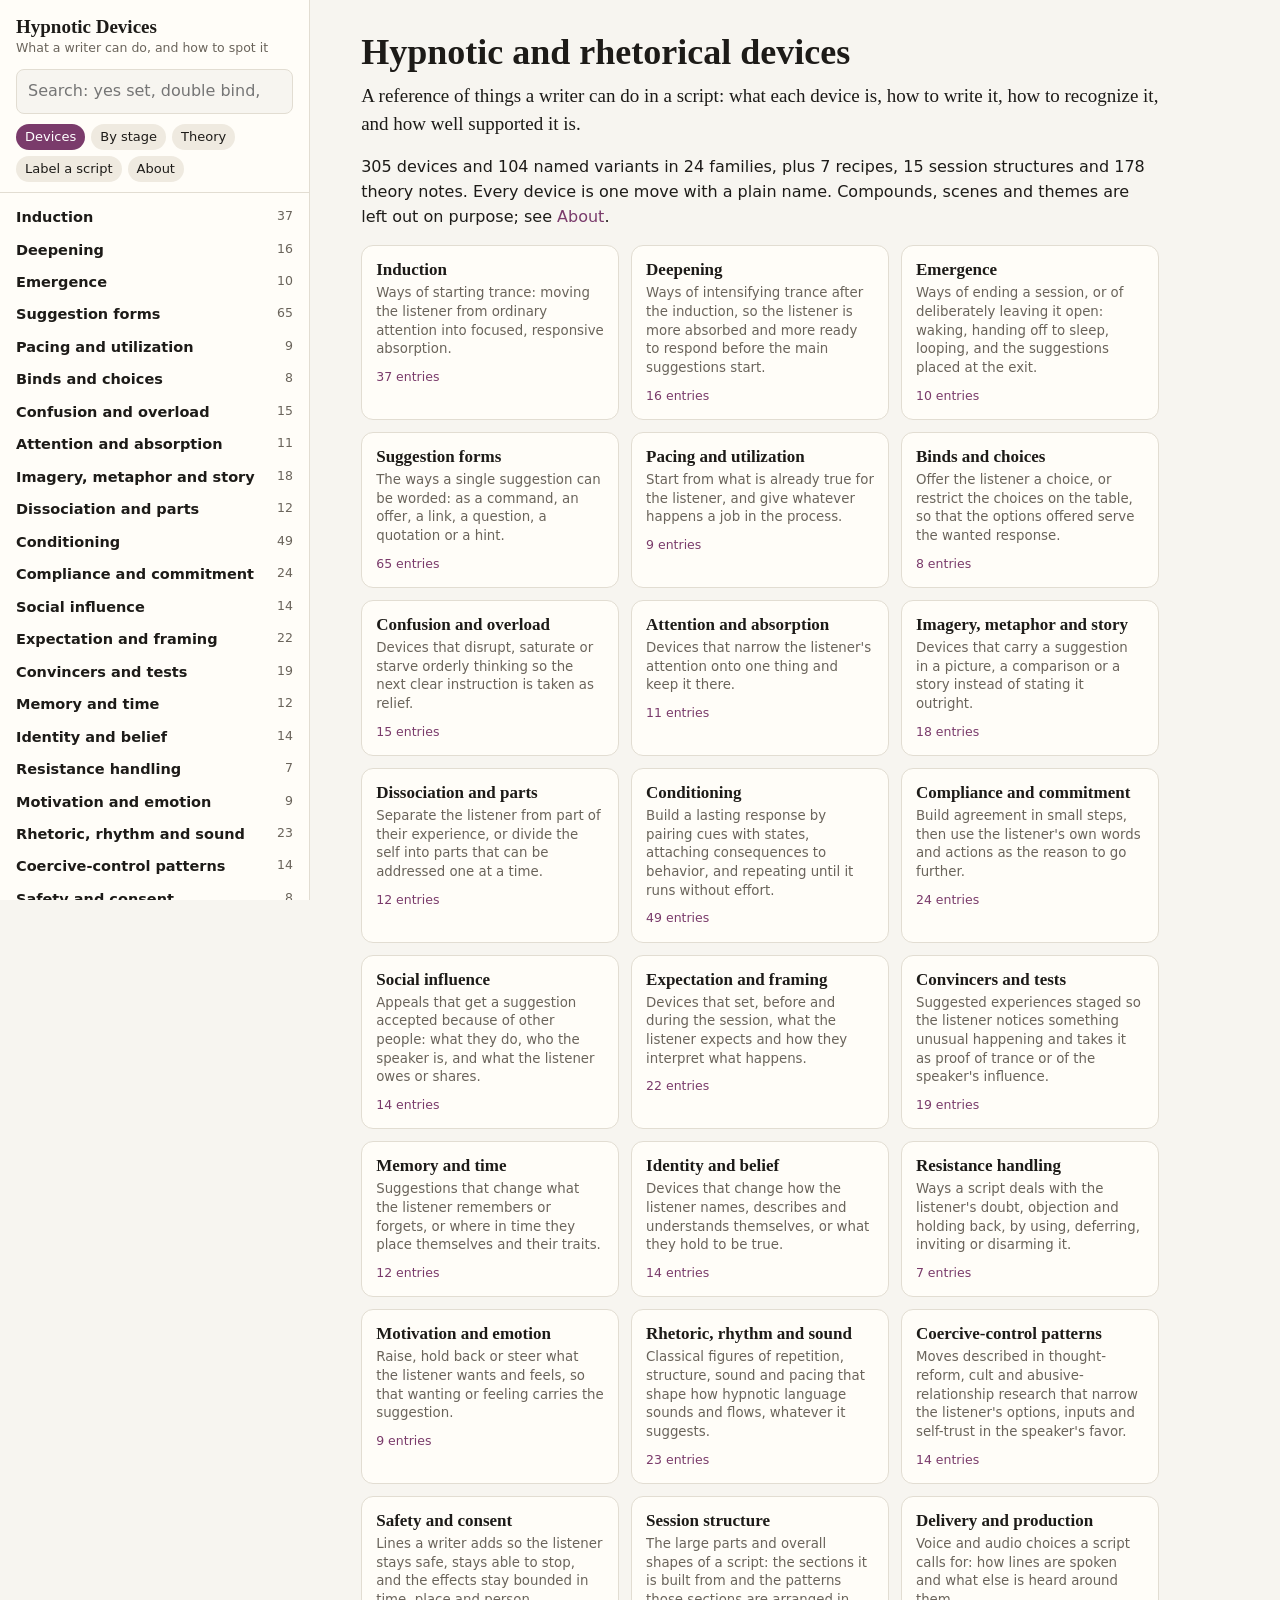
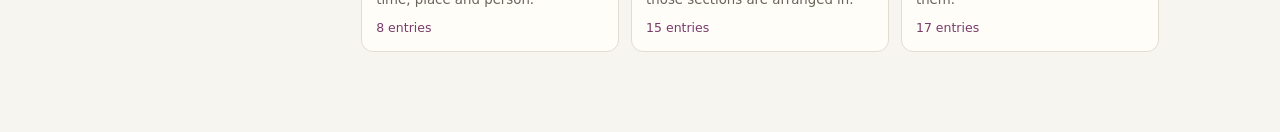
<file: index.html>
<!doctype html>
<html lang="en">
<head>
<meta charset="utf-8">
<meta name="viewport" content="width=device-width, initial-scale=1">
<title>Hypnotic Devices</title>
<meta name="description" content="An encyclopedia of hypnotic and rhetorical devices: what each one is, how to write it, how to spot it.">
<style>
:root{
  --bg:#f7f5f0;--panel:#fffdf8;--ink:#1d1b18;--muted:#6a645b;--line:#e2ddd2;--accent:#7a3b6b;--accent-ink:#fff;
  --chip:#efeae0;--quote:#f1ecdf;--warn:#8a4b12;--warn-bg:#fbf0dc;--good:#2f6b4f;
  --font:ui-sans-serif,system-ui,-apple-system,"Segoe UI",Roboto,sans-serif;--serif:Georgia,"Iowan Old Style","Times New Roman",serif;
}
@media (prefers-color-scheme:dark){:root:not([data-theme="light"]){
  --bg:#17151a;--panel:#1f1c23;--ink:#ece7ee;--muted:#a59daa;--line:#34303a;--accent:#d49ac6;--accent-ink:#1b141a;
  --chip:#2a2630;--quote:#25212b;--warn:#f0c079;--warn-bg:#33291a;--good:#8fd0ae;}}
:root[data-theme="dark"]{
  --bg:#17151a;--panel:#1f1c23;--ink:#ece7ee;--muted:#a59daa;--line:#34303a;--accent:#d49ac6;--accent-ink:#1b141a;
  --chip:#2a2630;--quote:#25212b;--warn:#f0c079;--warn-bg:#33291a;--good:#8fd0ae;}
*{box-sizing:border-box}
html,body{margin:0;height:100%}
body{background:var(--bg);color:var(--ink);font:16px/1.55 var(--font)}
a{color:var(--accent);text-decoration:none}a:hover{text-decoration:underline}
button{font:inherit;color:inherit}
.app{display:grid;grid-template-columns:310px minmax(0,1fr);min-height:100%}
aside{border-right:1px solid var(--line);background:var(--panel);position:sticky;top:0;height:100vh;display:flex;flex-direction:column}
.brand{padding:16px 16px 8px;font:600 19px var(--serif)}
.brand a{color:var(--ink)}
.brand small{display:block;font:400 12.5px var(--font);color:var(--muted);margin-top:2px}
.search{padding:6px 16px 10px}
.search input{width:100%;padding:9px 11px;border:1px solid var(--line);border-radius:8px;background:var(--bg);color:var(--ink);font:inherit}
.search input:focus{outline:2px solid var(--accent);outline-offset:1px}
nav.top{display:flex;flex-wrap:wrap;gap:6px;padding:0 16px 10px;border-bottom:1px solid var(--line)}
nav.top a{font-size:13px;padding:3px 9px;border-radius:999px;background:var(--chip);color:var(--ink)}
nav.top a.on{background:var(--accent);color:var(--accent-ink)}
.tree{overflow:auto;padding:8px 8px 24px;flex:1}
.tree details{margin:0}
.tree summary{cursor:pointer;padding:5px 8px;border-radius:6px;font-weight:600;font-size:14.5px;list-style:none;display:flex;justify-content:space-between;gap:8px}
.tree summary::-webkit-details-marker{display:none}
.tree summary:hover,.tree a.item:hover{background:var(--chip);text-decoration:none}
.tree summary .n{color:var(--muted);font-weight:400;font-size:12.5px}
.tree .kids{margin-left:10px;border-left:1px solid var(--line);padding-left:4px}
.tree a.item{display:block;padding:3px 8px;border-radius:6px;color:var(--ink);font-size:14px}
.tree a.item.v{padding-left:20px;color:var(--muted)}
.tree a.item.on{background:var(--accent);color:var(--accent-ink)}
.hits a{display:block;padding:7px 8px;border-radius:6px;color:var(--ink)}
.hits a:hover{background:var(--chip);text-decoration:none}
.hits small{display:block;color:var(--muted);font-size:12.5px;line-height:1.35}
main{padding:28px clamp(16px,4vw,56px) 80px;max-width:900px;min-width:0}
h1{font:600 clamp(26px,4vw,36px)/1.15 var(--serif);margin:.1em 0 .25em}
h2{font:600 13px var(--font);letter-spacing:.08em;text-transform:uppercase;color:var(--muted);margin:1.9em 0 .5em}
.crumb{font-size:13.5px;color:var(--muted)}
.lead{font:400 19px/1.5 var(--serif);margin:.3em 0 .8em}
.badge{display:inline-block;font-size:12px;padding:2px 9px;border-radius:999px;background:var(--chip);margin-right:6px;vertical-align:middle}
.badge.k{background:var(--accent);color:var(--accent-ink)}
.aka{color:var(--muted);font-size:14.5px}
blockquote{margin:.5em 0;padding:10px 14px;background:var(--quote);border-left:3px solid var(--accent);border-radius:0 8px 8px 0;font:italic 16.5px/1.5 var(--serif)}
.chips{display:flex;flex-wrap:wrap;gap:6px}
.chips span,.chips a{background:var(--chip);border-radius:8px;padding:4px 10px;font-size:14px;color:var(--ink)}
ul.plain{list-style:none;padding:0;margin:0}
ul.plain li{padding:7px 0;border-bottom:1px solid var(--line)}
ul.plain li small{color:var(--muted);display:block}
.note{background:var(--warn-bg);color:var(--warn);padding:10px 14px;border-radius:8px;font-size:15px}
.ev{border:1px solid var(--line);border-radius:10px;padding:12px 14px;background:var(--panel)}
.ev b{text-transform:capitalize}
.cards{display:grid;grid-template-columns:repeat(auto-fill,minmax(240px,1fr));gap:12px}
.card{display:block;border:1px solid var(--line);border-radius:12px;padding:14px;background:var(--panel);color:var(--ink)}
.card:hover{border-color:var(--accent);text-decoration:none}
.card b{font:600 17px var(--serif);display:block}
.card small{color:var(--muted);display:block;margin-top:4px;line-height:1.4}
.card .n{font-size:12.5px;color:var(--accent);margin-top:8px;display:block}
ol.steps li{margin:.4em 0}
details.fold{margin-top:1.5em;color:var(--muted);font-size:14px}
.menu{display:none}
table{border-collapse:collapse;width:100%;font-size:14.5px}
td,th{text-align:left;padding:6px 8px;border-bottom:1px solid var(--line);vertical-align:top}
code{background:var(--chip);padding:1px 5px;border-radius:4px;font-size:.9em}
@media (max-width:820px){
  .app{grid-template-columns:1fr}
  aside{position:fixed;inset:0 auto 0 0;width:min(88vw,330px);z-index:5;transform:translateX(-102%);transition:transform .18s;box-shadow:0 0 40px rgba(0,0,0,.3)}
  aside.open{transform:none}
  .menu{display:inline-block;margin-bottom:12px;padding:7px 12px;border:1px solid var(--line);border-radius:8px;background:var(--panel);cursor:pointer}
  main{padding:16px 16px 60px}
}
</style>
</head>
<body>
<div class="app">
  <aside id="side">
    <div class="brand"><a href="#/">Hypnotic Devices</a><small>What a writer can do, and how to spot it</small></div>
    <div class="search"><input id="q" type="search" placeholder="Search: yes set, double bind, anaphora" autocomplete="off" aria-label="Search devices"></div>
    <nav class="top" id="topnav"></nav>
    <div class="tree" id="tree"></div>
  </aside>
  <main><button class="menu" id="menu">Browse</button><div id="view">Loading.</div></main>
</div>
<script>
"use strict";
const $ = (s, r = document) => r.querySelector(s);
const esc = s => String(s == null ? "" : s).replace(/[&<>"']/g, c => ({"&":"&amp;","<":"&lt;",">":"&gt;",'"':"&quot;","'":"&#39;"}[c]));
const norm = s => String(s || "").toLowerCase().replace(/[^a-z0-9]+/g, " ").trim();
const KIND = {family:"Family", unit:"Device", variant:"Variant", recipe:"Recipe", structure:"Structure", delivery:"Delivery"};
const STAGES = [["pretalk","Pre-talk"],["induction","Induction"],["deepening","Deepening"],["suggestion","Suggestion"],["convincer","Convincer"],["emergence","Emergence"],["post-session","After the session"]];
const GRADE = {
  "experimental":"Experimental: the effect has controlled studies behind it.",
  "clinical-tradition":"Clinical tradition: standard in clinical hypnosis texts; not necessarily tested in isolation.",
  "practitioner-lore":"Practitioner lore: taught in NLP, stage or community practice without independent validation.",
  "rhetorical-tradition":"Rhetorical tradition: a classical figure of style.",
  "contested":"Contested: studied, with mixed or failed replication."};
let D, by = {}, kids = {}, tby = {}, idx = [];

// Published, the data sits next to this page. In the working repo it is in ../dist/.
let BASE = "";
const load = base => fetch(base + "devices.json").then(r => { if (!r.ok) throw new Error(r.status); return r.json(); }).then(d => { BASE = base; return d; });
load("").catch(() => load("../dist/")).then(d => { D = d; init(); }).catch(e => { $("#view").textContent = "Could not load devices.json (" + e.message + "). Reload the page to try again."; });

function init() {
  for (const e of D.entries) { by[e.id] = e; (kids[e.parent || ""] = kids[e.parent || ""] || []).push(e); }
  for (const t of D.theory) tby[t.id] = t;
  for (const e of D.entries) idx.push({e, name: norm(e.name), id: norm(e.id), aka: (e.aliases || []).map(norm), text: norm(e.summary + " " + (e.cues || []).join(" ")), more: norm([e.definition, e.how_to, e.why, (e.evidence || {}).note, ...(e.not_this || []).map(n => n.why)].filter(Boolean).join(" "))});
  for (const t of D.theory) idx.push({t, name: norm(t.name), id: norm(t.id), aka: [], text: norm(t.summary), more: norm([t.claim, t.evidence_note, t.writer_takeaway].filter(Boolean).join(" "))});
  $("#topnav").innerHTML = [["#/","Devices"],["#/stages","By stage"],["#/theory","Theory"],["#/label","Label a script"],["#/about","About"]].map(([h, l]) => `<a href="${h}">${l}</a>`).join("");
  buildTree();
  $("#q").addEventListener("input", search);
  $("#menu").addEventListener("click", () => $("#side").classList.toggle("open"));
  addEventListener("hashchange", route);
  route();
}
function count(e) { let n = 0; for (const c of kids[e.id] || []) n += (c.kind === "family" ? count(c) : 1 + count(c)); return n; }
function treeNode(e) {
  if (e.kind === "family") return `<details data-id="${e.id}"><summary><a href="#/e/${e.id}" style="color:inherit">${esc(e.name)}</a><span class="n">${count(e)}</span></summary><div class="kids">${(kids[e.id] || []).map(treeNode).join("")}</div></details>`;
  return `<a class="item${e.kind === "variant" ? " v" : ""}" data-id="${e.id}" href="#/e/${e.id}">${esc(e.name)}</a>` + (kids[e.id] || []).map(treeNode).join("");
}
function buildTree() { $("#tree").innerHTML = (kids[""] || []).map(treeNode).join(""); }
function search() {
  const q = norm($("#q").value);
  if (!q) { buildTree(); mark(); return; }
  const words = q.split(" ");
  const hits = [];
  for (const r of idx) {
    let s = 0;
    if (r.name === q || r.id === q) s = 100; else if (r.aka.includes(q)) s = 90;
    else if (r.name.startsWith(q)) s = 80; else if (r.name.includes(q)) s = 70;
    else if (r.aka.some(a => a.includes(q))) s = 60; else if (words.every(w => (r.name + " " + r.aka.join(" ") + " " + r.text).includes(w))) s = 20;
    else if (words.every(w => (r.name + " " + r.aka.join(" ") + " " + r.text + " " + r.more).includes(w))) s = 10;
    if (s) hits.push([s, r]);
  }
  hits.sort((a, b) => b[0] - a[0] || a[1].name.localeCompare(b[1].name));
  $("#tree").innerHTML = `<div class="hits">${hits.slice(0, 60).map(([, r]) => r.e
    ? `<a href="#/e/${r.e.id}"><b>${esc(r.e.name)}</b> <span class="badge">${KIND[r.e.kind]}</span><small>${esc(r.e.summary)}</small></a>`
    : `<a href="#/t/${r.t.id}"><b>${esc(r.t.name)}</b> <span class="badge">Theory</span><small>${esc(r.t.summary)}</small></a>`).join("") || "<p style='padding:8px;color:var(--muted)'>Nothing found.</p>"}</div>`;
}
function mark(id) {
  document.querySelectorAll(".tree .on").forEach(x => x.classList.remove("on"));
  if (!id) return;
  const el = $(`.tree a.item[data-id="${CSS.escape(id)}"]`);
  let cur = by[id];
  while (cur) { const d = $(`.tree details[data-id="${CSS.escape(cur.id)}"]`); if (d) d.open = true; cur = by[cur.parent]; }
  if (el) { el.classList.add("on"); el.scrollIntoView({block: "center"}); }
}
const link = id => by[id] ? `<a href="#/e/${id}">${esc(by[id].name)}</a>` : esc(id);
const sec = (title, body) => body ? `<h2>${title}</h2>${body}` : "";
function crumbs(e) { const out = []; let c = by[e.parent]; while (c) { out.unshift(link(c.id)); c = by[c.parent]; } return out.length ? `<div class="crumb">${out.join(" / ")}</div>` : ""; }

function entryPage(e) {
  const ch = kids[e.id] || [];
  const chList = ch.length ? `<ul class="plain">${ch.map(c => `<li><a href="#/e/${c.id}"><b>${esc(c.name)}</b></a> <span class="badge">${KIND[c.kind]}</span><small>${esc(c.summary)}</small></li>`).join("")}</ul>` : "";
  const ev = e.evidence || {}, src = (e.origin || {}).source, srcUrl = /^https?:\/\//.test((e.origin || {}).url || "") ? e.origin.url : null;
  let h = crumbs(e) + `<h1>${esc(e.name)}</h1><div><span class="badge k">${KIND[e.kind]}</span>` +
    (e.text_detectable && e.text_detectable !== "yes" ? `<span class="badge">${e.text_detectable === "no" ? "heard, not read" : "partly visible in text"}</span>` : "") +
    (e.stages || []).filter(s => s !== "any").map(s => `<span class="badge">${esc((STAGES.find(x => x[0] === s) || [s, s])[1])}</span>`).join("") + `</div>`;
  if ((e.aliases || []).length) h += `<p class="aka">Also called: ${e.aliases.map(esc).join(", ")}</p>`;
  h += `<p class="lead">${esc(e.summary)}</p><p>${esc(e.definition)}</p>`;
  const notThis = sec("Not to be confused with", (e.not_this || []).length ? `<ul class="plain">${e.not_this.map(x => `<li>${link(x.id)}<small>${esc(x.why)}</small></li>`).join("")}</ul>` : "");
  const whyIt = sec("Why it works", (e.why || []).length ? `<div class="chips">${e.why.filter(w => tby[w]).map(w => `<a href="#/t/${w}">${esc(tby[w].name)}</a>`).join("")}</div>` : "");
  const consent = e.consent_note ? sec("Consent", `<div class="note">${esc(e.consent_note)}</div>`) : "";
  if (e.kind === "family") h += sec("Choosing among them", `<p>${esc(e.how_to)}</p>`) + sec("In this family", chList) + notThis + whyIt + consent;
  else {
    h += sec("How to write it", `<p>${esc(e.how_to)}</p>`);
    if ((e.steps || []).length) h += sec("Steps", `<ol class="steps">${e.steps.map(s => `<li>${esc(s.text)}${by[s.device] ? ` <span class="aka">(${link(s.device)})</span>` : ""}</li>`).join("")}</ol>`);
    h += sec("Examples", (e.examples || []).map(x => `<blockquote>${esc(x)}</blockquote>`).join(""));
    h += sec("Spot it by", (e.cues || []).length ? `<div class="chips">${e.cues.map(c => `<span>${esc(c)}</span>`).join("")}</div>` : "");
    h += notThis;
    h += sec("Named variants", chList);
    h += sec("Often used with", (e.related || []).length ? `<div class="chips">${e.related.map(r => `<a href="#/e/${r}">${esc(by[r] ? by[r].name : r)}</a>`).join("")}</div>` : "");
    h += sec("Evidence", `<div class="ev"><b>${esc((ev.grade || "").replace("-", " "))}.</b> ${esc(ev.note || "")}${src ? `<br><span class="aka">Source: ${srcUrl ? `<a href="${esc(srcUrl)}" rel="noopener">${esc(src)}</a>` : esc(src)}</span>` : ""}<br><span class="aka">${esc(GRADE[ev.grade] || "")}</span></div>`);
    h += whyIt + consent;
  }
  h += `<details class="fold"><summary>Label id</summary><p><code>${esc(e.id)}</code></p></details>`;
  return h;
}
function theoryPage(t) {
  const st = {E: "Empirical construct", T: "Theoretical framework", P: "Practitioner vocabulary"}[t.status] || t.status;
  const used = D.entries.filter(e => (e.why || []).includes(t.id));
  return `<div class="crumb"><a href="#/theory">Theory</a> / ${esc(t.section)}</div><h1>${esc(t.name)}</h1><div><span class="badge k">Theory</span><span class="badge">${st}</span></div>
    <p class="lead">${esc(t.summary)}</p><p>${esc(t.claim)}</p>${sec("How well supported", `<p>${esc(t.evidence_note)}</p>${t.source ? `<p class="aka">Source: ${/^https?:\/\//.test(t.source_url || "") ? `<a href="${esc(t.source_url)}" rel="noopener">${esc(t.source)}</a>` : esc(t.source)}</p>` : ""}`)}
    ${sec("For writers", `<p>${esc(t.writer_takeaway)}</p>`)}${sec("Devices it helps explain", used.length ? `<div class="chips">${used.map(e => `<a href="#/e/${e.id}">${esc(e.name)}</a>`).join("")}</div>` : "")}`;
}
function home() {
  const k = D.meta.kinds || {};
  return `<h1>Hypnotic and rhetorical devices</h1><p class="lead">A reference of things a writer can do in a script: what each device is, how to write it, how to recognize it, and how well supported it is.</p>
  <p>${(k.unit || 0)} devices and ${(k.variant || 0)} named variants in ${(kids[""] || []).length} families, plus ${(k.recipe || 0)} recipes, ${(k.structure || 0)} session structures and ${D.theory.length} theory notes. Every device is one move with a plain name. Compounds, scenes and themes are left out on purpose; see <a href="#/about">About</a>.</p>
  <div class="cards">${(kids[""] || []).map(f => `<a class="card" href="#/e/${f.id}"><b>${esc(f.name)}</b><small>${esc(f.summary)}</small><span class="n">${count(f)} entries</span></a>`).join("")}</div>`;
}
// A device tagged for most stages belongs to none in particular; list it only where it is specific.
const atStage = (e, s) => e.kind !== "family" && (e.stages || []).includes(s === "throughout" ? "any" : s);
const STAGE_PAGES = STAGES.concat([["throughout","Throughout the session"]]);
function stagesPage(s) {
  if (!s) return `<h1>By stage</h1><p class="lead">Each device is listed under every stage it is used in. Devices that work at any point are under Throughout the session.</p><div class="cards">${STAGE_PAGES.map(([id, l]) => `<a class="card" href="#/stages/${id}"><b>${l}</b><span class="n">${D.entries.filter(e => atStage(e, id)).length} entries</span></a>`).join("")}</div>`;
  const lab = (STAGE_PAGES.find(x => x[0] === s) || [s, s])[1];
  const list = D.entries.filter(e => atStage(e, s));
  const g = {}; for (const e of list) (g[e.family] = g[e.family] || []).push(e);
  return `<div class="crumb"><a href="#/stages">By stage</a></div><h1>${esc(lab)}</h1>` + Object.keys(g).map(f => `<h2>${esc(by[f].name)}</h2><ul class="plain">${g[f].map(e => `<li>${link(e.id)} <span class="badge">${KIND[e.kind]}</span><small>${esc(e.summary)}</small></li>`).join("")}</ul>`).join("");
}
function theoryIndex() {
  const g = {}; for (const t of D.theory) (g[t.section] = g[t.section] || []).push(t);
  return `<h1>Theory</h1><p class="lead">Why devices work. Background for writers; not something to label in a script.</p><p class="aka">E = empirical construct, T = theoretical framework, P = practitioner vocabulary.</p>` +
    Object.keys(g).map(s => `<h2>${esc(s)}</h2><ul class="plain">${g[s].map(t => `<li><a href="#/t/${t.id}"><b>${esc(t.name)}</b></a> <span class="badge">${t.status}</span><small>${esc(t.summary)}</small></li>`).join("")}</ul>`).join("");
}
function about() {
  return `<h1>About this reference</h1><p class="lead">A device is listed here only if it is one move, has a plain name, works whatever the theme, and can be pointed at in the text.</p>
  <h2>Kinds of entry</h2><table><tr><td><b>Device</b></td><td>One thing a writer does.</td></tr><tr><td><b>Variant</b></td><td>A named, narrower form of one device. A yes set is a variant of the compliance ladder.</td></tr><tr><td><b>Recipe</b></td><td>A named, ordered combination of devices.</td></tr><tr><td><b>Structure</b></td><td>A session-scale part or shape. Where devices go.</td></tr><tr><td><b>Delivery</b></td><td>A voice or audio choice: heard, not read.</td></tr><tr><td><b>Theory</b></td><td>Why devices work. Not labelable.</td></tr></table>
  <h2>Evidence grades</h2><table>${Object.entries(GRADE).map(([k, v]) => `<tr><td><b>${k.replace("-", " ")}</b></td><td>${esc(v.split(": ")[1])}</td></tr>`).join("")}</table><p class="aka">A grade rates what is known about the device. It is never a promise that a line will work on a given listener.</p>
  <h2>Consent</h2><p>This is a reference for consensual hypnosis and for recognizing influence. Entries that depend on the listener not noticing, that persist after a session, or that come from coercive-control research carry a consent note. Used on someone who has not agreed, those are abuse.</p>
  <h2>Licence</h2><p>Content: CC BY-SA 4.0.</p>`;
}
function labelPage() {
  return `<h1>Label a script</h1><p class="lead">The catalog is built so an agent or a person can mark up a script device by device.</p>
  <p>Give a labeling agent <a href="${BASE}catalog.md">catalog.md</a> (or <a href="${BASE}catalog.json">catalog.json</a>) and the script. For each span it should return the line range, the exact quote, the device id, a confidence, and one sentence saying which cue it matched. A variant label also counts as its parent. Spans may overlap: a single line can be a presupposition inside a yes set.</p>
  <h2>Rules that keep labels honest</h2><ul><li>Label only what is in the wording. Themes and plot are not devices.</li><li>Use the most specific id that fits; fall back to the parent when unsure.</li><li>Quote exactly, so a checker can find the span.</li><li>If nothing fits, say so. Do not stretch a device to cover a line.</li></ul>
  <p>Files: <a href="${BASE}catalog.md">catalog.md</a>, <a href="${BASE}catalog.json">catalog.json</a>, <a href="${BASE}devices.json">devices.json</a> (everything), <a href="${BASE}book.md">book.md</a> (long form).</p>`;
}
function route() {
  const p = decodeURIComponent(location.hash.replace(/^#\/?/, "")).split("/");
  let h, id = null;
  if (p[0] === "e" && by[p[1]]) { h = entryPage(by[p[1]]); id = p[1]; document.title = by[p[1]].name + " - Hypnotic Devices"; }
  else if (p[0] === "t" && tby[p[1]]) { h = theoryPage(tby[p[1]]); document.title = tby[p[1]].name + " - Hypnotic Devices"; }
  else {
    h = p[0] === "theory" ? theoryIndex() : p[0] === "stages" ? stagesPage(p[1]) : p[0] === "about" ? about() : p[0] === "label" ? labelPage() : home();
    document.title = ({theory: "Theory - ", stages: "By stage - ", about: "About - ", label: "Label a script - "}[p[0]] || "") + "Hypnotic Devices";
  }
  $("#view").innerHTML = h;
  document.querySelectorAll("#topnav a").forEach(a => a.classList.toggle("on", a.getAttribute("href") === "#/" + (["theory", "stages", "about", "label"].includes(p[0]) ? p[0] : "")));
  if (!$("#q").value) mark(id);
  $("#side").classList.remove("open");
  scrollTo(0, 0);
}
</script>
</body>
</html>
</file>
